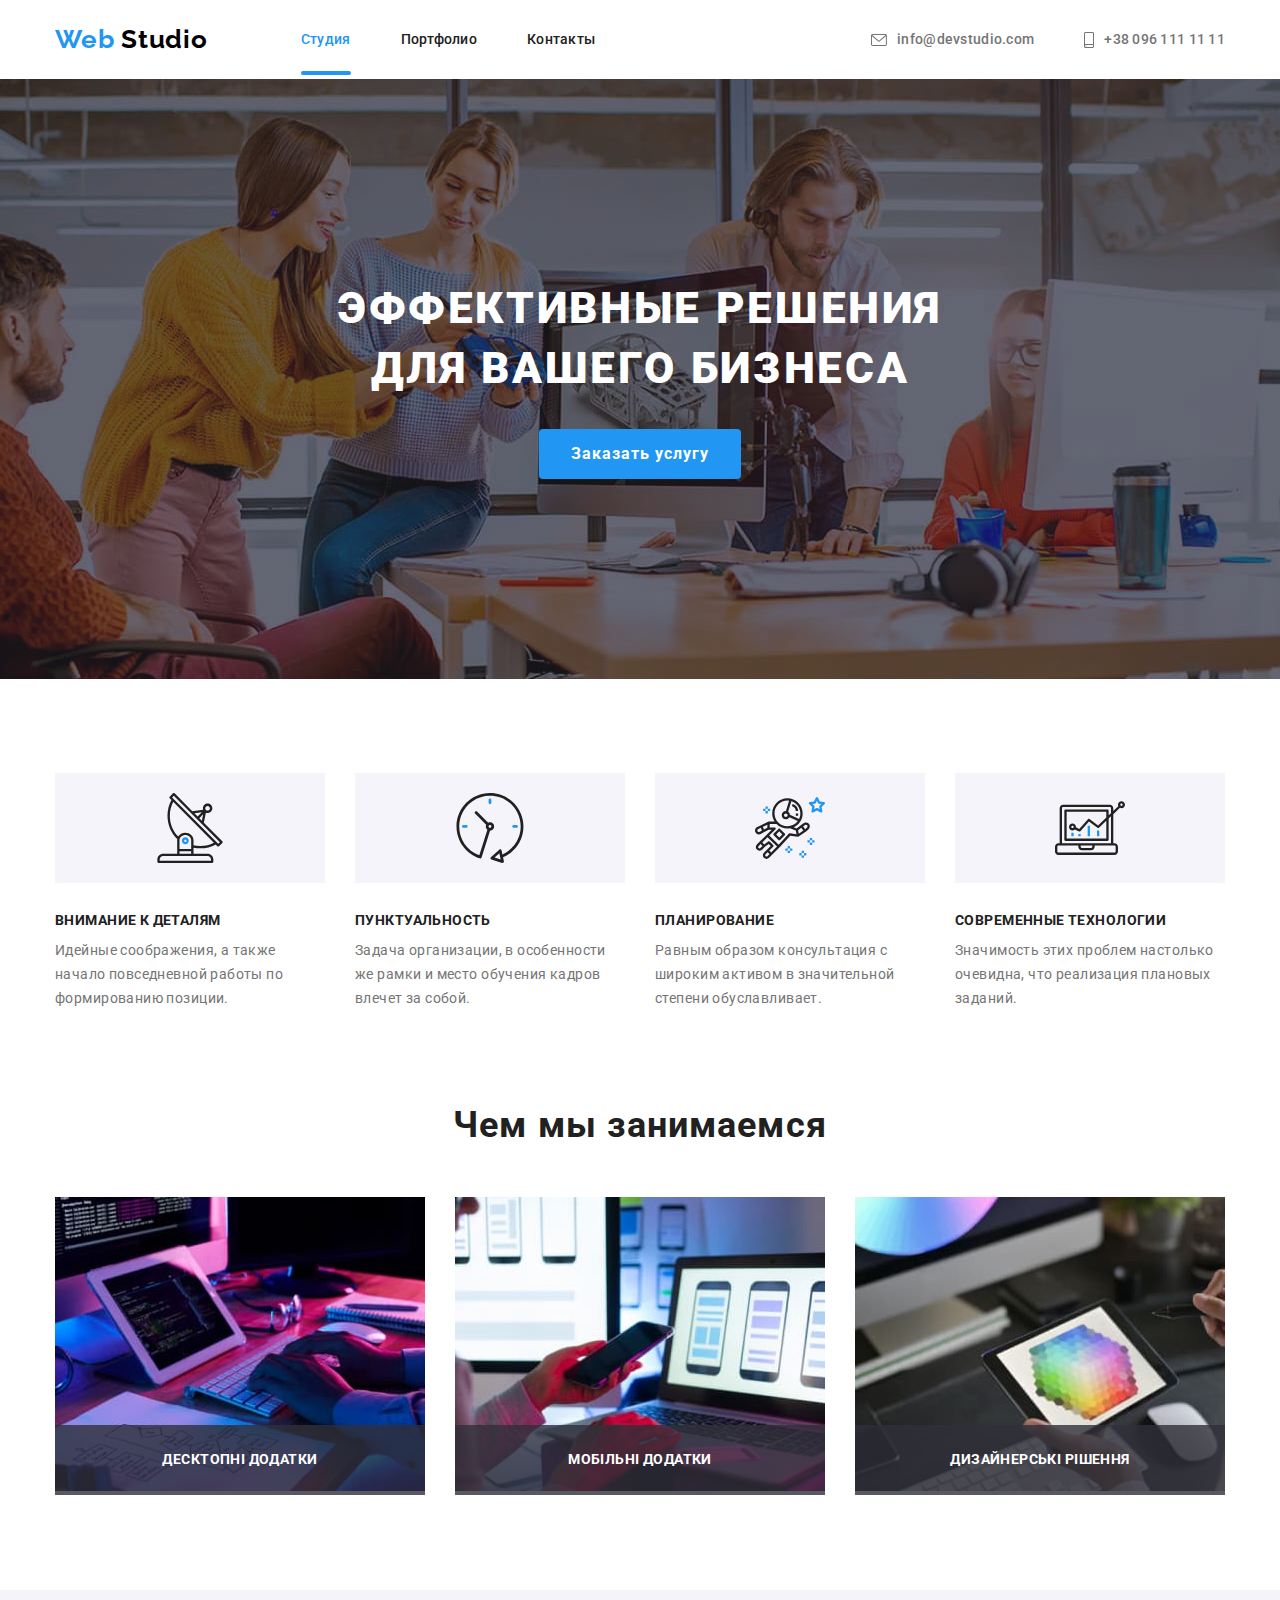
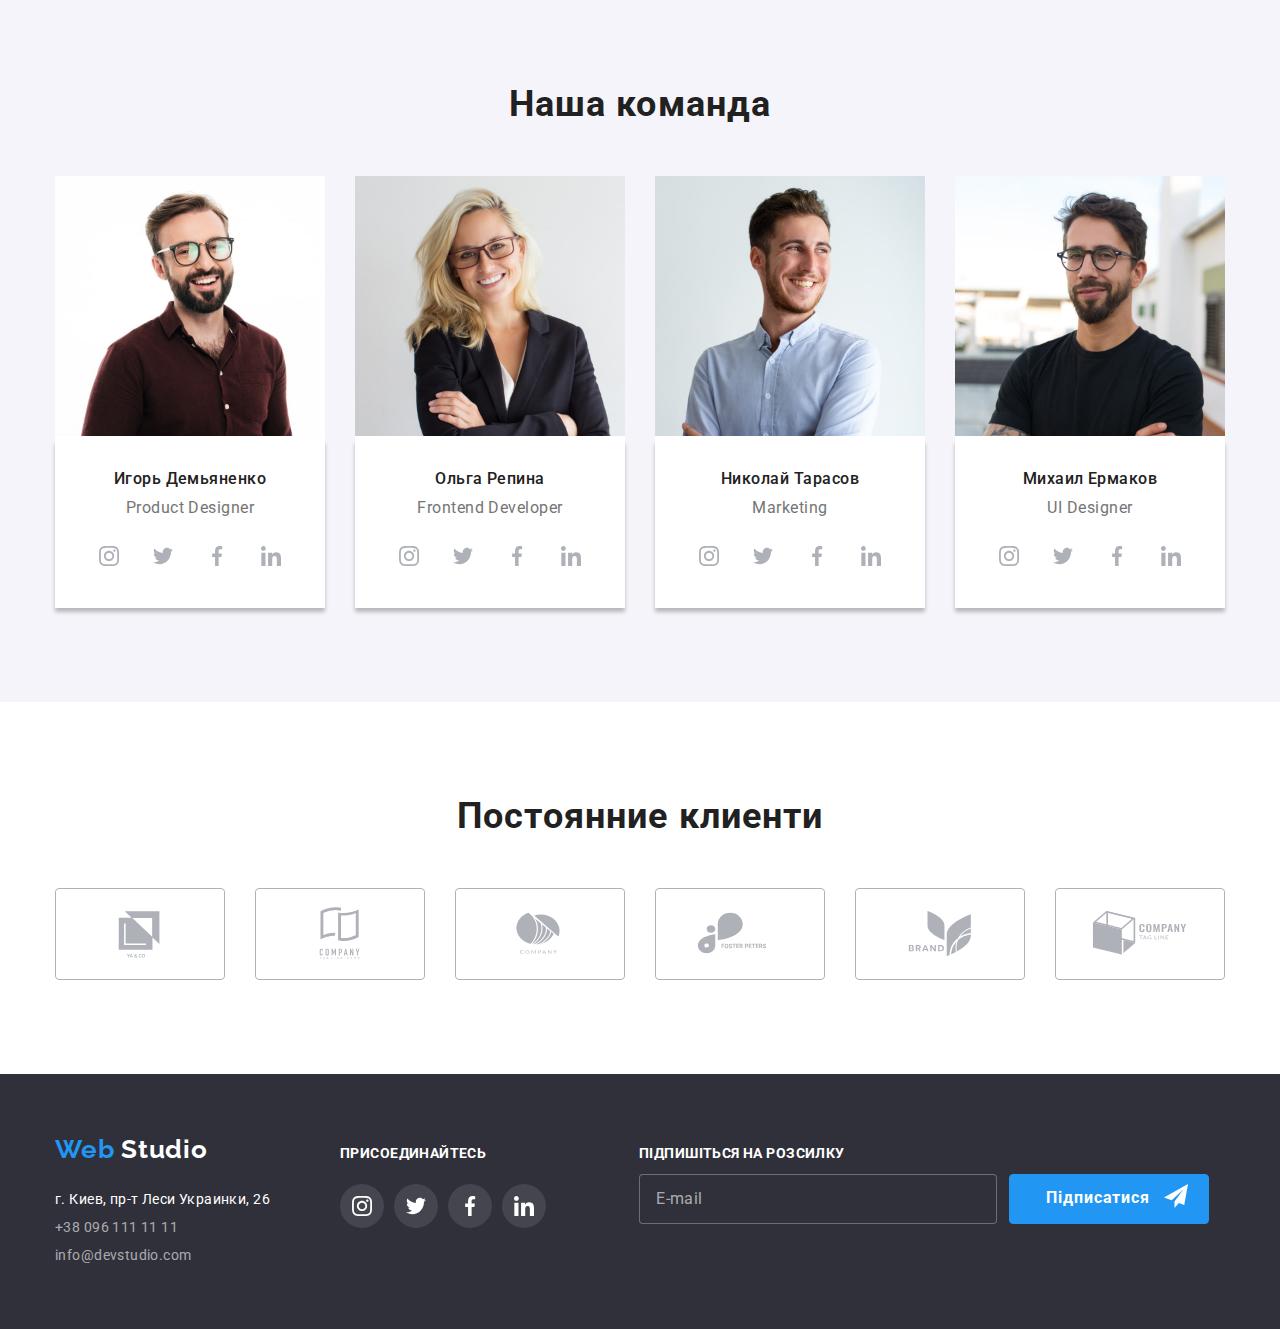
<file: index.html>
<!DOCTYPE html>
<html lang="ru">
	<head>
		<meta charset="UTF-8" />
		<meta http-equiv="X-UA-Compatible" content="IE=edge" />
		<meta name="viewport" content="width=device-width, initial-scale=1.0" />
		<title>Document</title>
		<link
			rel="stylesheet"
			href="https://cdnjs.cloudflare.com/ajax/libs/modern-normalize/1.1.0/modern-normalize.min.css"
		/>
		<link
			href="https://fonts.googleapis.com/css2?family=Raleway:wght@700&family=Roboto:wght@400;500;700;900&display=swap"
			rel="stylesheet"
		/>
		<link rel="stylesheet" href="./css/main.min.css" />
	</head>

	<body>
		<header class="header">
			<div class="container">
				<nav class="main-nav">
					<a href="./index.html" class="logo">
						Web
						<span class="logo-heard">Studio</span>
					</a>
					<ul class="site-nav list">
						<li class="item">
							<a class="site-nav-link current" href="./index.html"><span class="studio">Студия</span></a>
						</li>
						<li class="item">
							<a class="site-nav-link" href="./portfolio.html">Портфолио</a>
						</li>
						<li class="item">
							<a class="site-nav-link" href="">Контакты</a>
						</li>
					</ul>
					<!--Contacts-->
					<ul class="auth-nov list">
						<li class="item">
							<a href="mailto:info@devstudio.com" class="link-auth-now">
								<svg width="16px" height="12px" class="icon-contacts">
									<use href="./images/sprite.svg#icon-envelope-hover"></use>
								</svg>
								info@devstudio.com
							</a>
						</li>
						<li class="item">
							<a href="tel:+380961111111" class="link-auth-now">
								<svg width="10px" height="16px" class="icon-contacts">
									<use href="./images/sprite.svg#icon-smartphone"></use>
								</svg>
								+38 096 111 11 11
							</a>
						</li>
					</ul>
				</nav>
			</div>
		</header>
		<main>
			<!--Zagolovok-->
			<section class="hero">
				<div class="container">
					<h1 class="hero-title">
						Эффективные решения
						<br />
						для вашего бизнеса
					</h1>
					<button data-modal-open type="button" class="hero-button">Заказать услугу</button>
				</div>
			</section>
			<!--Marketing-->

			<section class="section">
				<div class="container">
					<h2 class="marketing">Маркетинг</h2>
					<div>
						<ul class="marketing__list list">
							<li class="marketing__item">
								<div class="marketing__image">
									<svg width="70px" height="70px" class="marketing__icon">
										<use href="./images/sprite.svg#icon-antenna"></use>
									</svg>
								</div>
								<h3 class="marketing__title">Внимание к деталям</h3>
								<p class="marketing__text">
									Идейные соображения, а также начало повседневной работы по формированию позиции.
								</p>
							</li>

							<li class="marketing__item">
								<div class="marketing__image">
									<svg width="70px" height="70px" class="marketing__icon">
										<use href="./images/sprite.svg#icon-clock1"></use>
									</svg>
								</div>

								<h3 class="marketing__title">Пунктуальность</h3>
								<p class="marketing__text">
									Задача организации, в особенности же рамки и место обучения кадров влечет за собой.
								</p>
							</li>
							<li class="marketing__item">
								<div class="marketing__image">
									<svg width="70px" height="70px" class="marketing__icon">
										<use href="./images/sprite.svg#icon-astronaut"></use>
									</svg>
								</div>

								<h3 class="marketing__title">Планирование</h3>
								<p class="marketing__text">
									Равным образом консультация с широким активом в значительной степени обуславливает.
								</p>
							</li>
							<li class="marketing__item">
								<div class="marketing__image">
									<svg width="70px" height="70px" class="marketing__icon">
										<use href="./images/sprite.svg#icon-diagram"></use>
									</svg>
								</div>
								<h3 class="marketing__title">Современные технологии</h3>
								<p class="marketing__text">
									Значимость этих проблем настолько очевидна, что реализация плановых заданий.
								</p>
							</li>
						</ul>
					</div>
				</div>
			</section>

			<!--Aplication-->
			<section class="sectionaplication">
				<div class="container">
					<h2 class="sections__title">Чем мы занимаемся</h2>
					<ul class="aplication__list list">
						<li>
							<div class="aplication__examples">
								<img src="./images/box1.jpg" alt="notebook" width="370" />
								<p class="aplication__title">Десктопні додатки</p>
							</div>
						</li>
						<li>
							<div class="aplication__examples">
								<img src="./images/box2.jpg" alt="telephone" width="370" />
								<p class="aplication__title">Мобільні додатки</p>
							</div>
						</li>
						<li>
							<div class="aplication__examples">
								<img src="./images/box3.jpg" alt="planshet" width="370" />

								<p class="aplication__title">Дизайнерські рішення</p>
							</div>
						</li>
					</ul>
				</div>
			</section>

			<!--Comanda-->
			<div class="comanda">
				<section class="section">
					<div class="container">
						<h2 class="sections__title">Наша команда</h2>
						<ul class="comanda__list list">
							<li class="comanda__paragraph">
								<img src="./images/img1.jpg" alt="foto-Igor" width="270" />
								<div class="comanda__title">
									<h3 class="comanda__people">Игорь Демьяненко</h3>
									<p class="comanda__job">Product Designer</p>
									<ul class="social-network list">
										<li>
											<a class="social-network__link" href="#">
												<svg width="20px" height="20px" class="social-network__icon">
													<use href="./images/sprite.svg#icon-instagram"></use>
												</svg>
											</a>
										</li>
										<li>
											<a class="social-network__link" href="#">
												<svg width="20px" height="20px" class="social-network__icon">
													<use href="./images/sprite.svg#icon-twitter"></use>
												</svg>
											</a>
										</li>
										<li>
											<a class="social-network__link" href="#">
												<svg width="20px" height="20px" class="social-network__icon">
													<use href="./images/sprite.svg#icon-facebook"></use>
												</svg>
											</a>
										</li>
										<li>
											<a class="social-network__link" href="#">
												<svg width="20px" height="20px" class="social-network__icon">
													<use href="./images/sprite.svg#icon-linkedin"></use>
												</svg>
											</a>
										</li>
									</ul>
								</div>
							</li>
							<li class="comanda__paragraph">
								<img src="./images/img2.jpg" alt="foto Olga" width="270" />
								<div class="comanda__title">
									<h3 class="comanda__people">Ольга Репина</h3>
									<p class="comanda__job">Frontend Developer</p>
									<ul class="social-network list">
										<li>
											<a class="social-network__link" href="#">
												<svg width="20px" height="20px" class="social-network__icon">
													<use href="./images/sprite.svg#icon-instagram"></use>
												</svg>
											</a>
										</li>
										<li>
											<a class="social-network__link" href="#">
												<svg width="20px" height="20px" class="social-network__icon">
													<use href="./images/sprite.svg#icon-twitter"></use>
												</svg>
											</a>
										</li>
										<li>
											<a class="social-network__link" href="#">
												<svg width="20px" height="20px" class="social-network__icon">
													<use href="./images/sprite.svg#icon-facebook"></use>
												</svg>
											</a>
										</li>
										<li>
											<a class="social-network__link" href="#">
												<svg width="20px" height="20px" class="social-network__icon">
													<use href="./images/sprite.svg#icon-linkedin"></use>
												</svg>
											</a>
										</li>
									</ul>
								</div>
							</li>
							<li class="comanda__paragraph">
								<img src="./images/img3.jpg" alt="foto Mykola" width="270" />
								<div class="comanda__title">
									<h3 class="comanda__people">Николай Тарасов</h3>
									<p class="comanda__job">Marketing</p>
									<ul class="social-network list">
										<li>
											<a class="social-network__link" href="#">
												<svg width="20px" height="20px" class="social-network__icon">
													<use href="./images/sprite.svg#icon-instagram"></use>
												</svg>
											</a>
										</li>
										<li>
											<a class="social-network__link" href="#">
												<svg width="20px" height="20px" class="social-network__icon">
													<use href="./images/sprite.svg#icon-twitter"></use>
												</svg>
											</a>
										</li>
										<li>
											<a class="social-network__link" href="#">
												<svg width="20px" height="20px" class="social-network__icon">
													<use href="./images/sprite.svg#icon-facebook"></use>
												</svg>
											</a>
										</li>
										<li>
											<a class="social-network__link" href="#">
												<svg width="20px" height="20px" class="social-network__icon">
													<use href="./images/sprite.svg#icon-linkedin"></use>
												</svg>
											</a>
										</li>
									</ul>
								</div>
							</li>
							<li class="comanda__paragraph">
								<img src="./images/img4.jpg" alt="foto Mykhailo" width="270" />
								<div class="comanda__title">
									<h3 class="comanda__people">Михаил Ермаков</h3>
									<p class="comanda__job">UI Designer</p>
									<ul class="social-network list">
										<li>
											<a class="social-network__link" href="#">
												<svg width="20px" height="20px" class="social-network__icon">
													<use href="./images/sprite.svg#icon-instagram"></use>
												</svg>
											</a>
										</li>
										<li>
											<a class="social-network__link" href="#">
												<svg width="20px" height="20px" class="social-network__icon">
													<use href="./images/sprite.svg#icon-twitter"></use>
												</svg>
											</a>
										</li>
										<li>
											<a class="social-network__link" href="#">
												<svg width="20px" height="20px" class="social-network__icon">
													<use href="./images/sprite.svg#icon-facebook"></use>
												</svg>
											</a>
										</li>
										<li>
											<a class="social-network__link" href="#">
												<svg width="20px" height="20px" class="social-network__icon">
													<use href="./images/sprite.svg#icon-linkedin"></use>
												</svg>
											</a>
										</li>
									</ul>
								</div>
							</li>
						</ul>
					</div>
				</section>
			</div>
			<!--Clients-->
			<section class="section">
				<div class="container">
					<h2 class="sections__title">Постoянние клиенти</h2>
					<ul class="regular-castomers list">
						<li class="regular-castomers__list">
							<a href="#" class="regular-castomers__link">
								<svg width="106px" height="60px" class="regular-castomers__icon">
									<use href="./images/sprite.svg#icon-Logo6"></use>
								</svg>
							</a>
						</li>
						<li class="regular-castomers__list">
							<a href="#" class="regular-castomers__link">
								<svg width="106px" height="60px" class="regular-castomers__icon">
									<use href="./images/sprite.svg#icon-Logo1"></use>
								</svg>
							</a>
						</li>
						<li class="regular-castomers__list">
							<a href="#" class="regular-castomers__link">
								<svg width="106px" height="60px" class="regular-castomers__icon">
									<use href="./images/sprite.svg#icon-Logo2"></use>
								</svg>
							</a>
						</li>
						<li class="regular-castomers__list">
							<a href="#" class="regular-castomers__link">
								<svg width="106px" height="60px" class="regular-castomers__icon">
									<use href="./images/sprite.svg#icon-Logo3"></use>
								</svg>
							</a>
						</li>
						<li class="regular-castomers__list">
							<a href="#" class="regular-castomers__link">
								<svg width="106px" height="60px" class="regular-castomers__icon">
									<use href="./images/sprite.svg#icon-Logo4"></use>
								</svg>
							</a>
						</li>
						<li class="regular-castomers__list">
							<a href="#" class="regular-castomers__link">
								<svg width="106px" height="60px" class="regular-castomers__icon">
									<use href="./images/sprite.svg#icon-Logo5"></use>
								</svg>
							</a>
						</li>
					</ul>
				</div>
			</section>
		</main>
		<!--Footer-->
		<footer class="footer">
			<div class="container footer-list">
				<div class="addressa">
					<div class="logo-location__footer">
						<a href="./index.html" class="logo logo-placing">
							Web
							<span class="logo-footer">Studio</span>
						</a>
					</div>
					<address>
						<ul class="address list">
							<li class="address-link">
								<a href="https://goo.gl/maps/6LCCj1LBQkDtfGNh9" target="_blank" rel="noreferrer noopener" class="link">
									г. Киев, пр-т Леси Украинки, 26
								</a>
							</li>
							<li class="adress-link">
								<a href="tel:+380961111111" class="link"><span class="contact-link">+38 096 111 11 11</span></a>
							</li>
							<li class="adress-link">
								<a href="mailto:info@devstudio.com" class="link">
									<span class="contact-link">info@devstudio.com</span>
								</a>
							</li>
						</ul>
					</address>
				</div>

				<div class="soc-network">
					<h3 class="soc-network__title">ПРИСОЕДИНАЙТЕСЬ</h3>
					<ul class="soc-network__list list">
						<li>
							<a class="soc-network__link" href="#">
								<svg width="20px" height="20px" class="soc-network__icon">
									<use href="./images/sprite.svg#icon-instagram"></use>
								</svg>
							</a>
						</li>
						<li>
							<a class="soc-network__link" href="#">
								<svg width="20px" height="20px" class="soc-network__icon">
									<use href="./images/sprite.svg#icon-twitter"></use>
								</svg>
							</a>
						</li>
						<li>
							<a class="soc-network__link" href="#">
								<svg width="20px" height="20px" class="soc-network__icon">
									<use href="./images/sprite.svg#icon-facebook"></use>
								</svg>
							</a>
						</li>
						<li>
							<a class="soc-network__link" href="#">
								<svg width="20px" height="20px" class="soc-network__icon">
									<use href="./images/sprite.svg#icon-linkedin"></use>
								</svg>
							</a>
						</li>
					</ul>
				</div>

				<div class="mailing">
					<h3 class="mailing-title">Підпишіться на розсилку</h3>
					<div class="mailing-meil">
						<input type="email" class="mailing-list" name="user-email" placeholder="E-mail" id="user-email" />
						<button type="submit" class="mailing-button">
							<span>
								<svg width="24px" height="24px" class="button-mailing-icon">
									<use href="./images/sprite.svg#icon-icon-send-1"></use>
								</svg>
							</span>
							Підписатися
						</button>
					</div>
				</div>
			</div>
		</footer>

		<!--Modal -->
		<div class="backdrop is-hidden" data-modal>
			<div class="modal">
				<button data-modal-close type="button" class="modal-batton">
					<svg width="11px" height="11px" class="icon-modal">
						<use href="./images/sprite.svg#icon-close"></use>
					</svg>
				</button>
				<div class="modal-window">
					<p class="modal-title">Залиште свої дані, ми вам передзвонимо</p>

					<div class="modal-field">
						<label for="user-email" class="modal-label">Ім'я</label>
						<div class="input-wrap">
							<input type="text" class="input-modal" name="user name" />
							<svg class="input-icon" width="18" height="18">
								<use href="./images/sprite.svg#icon-person-black"></use>
							</svg>
						</div>
					</div>

					<div class="modal-field">
						<label for="user-email" class="modal-label">Телефон</label>
						<div class="input-wrap">
							<input type="text" class="input-modal" name="user tel" />
							<svg class="input-icon" width="18" height="18">
								<use href="./images/sprite.svg#icon-phone-black"></use>
							</svg>
						</div>
					</div>

					<div class="modal-field">
						<label for="user-email" class="modal-label">Пошта</label>
						<div class="input-wrap">
							<input type="text" class="input-modal" name="user mail" />
							<svg class="input-icon" width="18" height="18">
								<use href="./images/sprite.svg#icon-email-black"></use>
							</svg>
						</div>
					</div>
					<label for="user-text" class="modal-label">Коментар</label>
					<textarea name="user-text" id="user-text" class="input-text" placeholder="Введіть текст"></textarea>
					<div class="modal-check">
						<input type="checkbox" class="input-check visually-hidden" name="privacy" value="true" id="privacy" />
						<label for="privacy" class="check-text">
							<span class="icon-vector">
								<svg class="check-icon" width="16" height="15">
									<use href="./images/sprite.svg#icon-Vector-1"></use>
								</svg>
							</span>
							<span class="acsept-text">
								Погоджуюся з розсилкою та приймаю
								<span class="">Умови договору</span>
							</span>
						</label>
					</div>

					<button type="submit" class="button-sent">Відправити</button>
				</div>
			</div>
		</div>
		<script src="./modal.js"></script>
	</body>
</html>
</file>
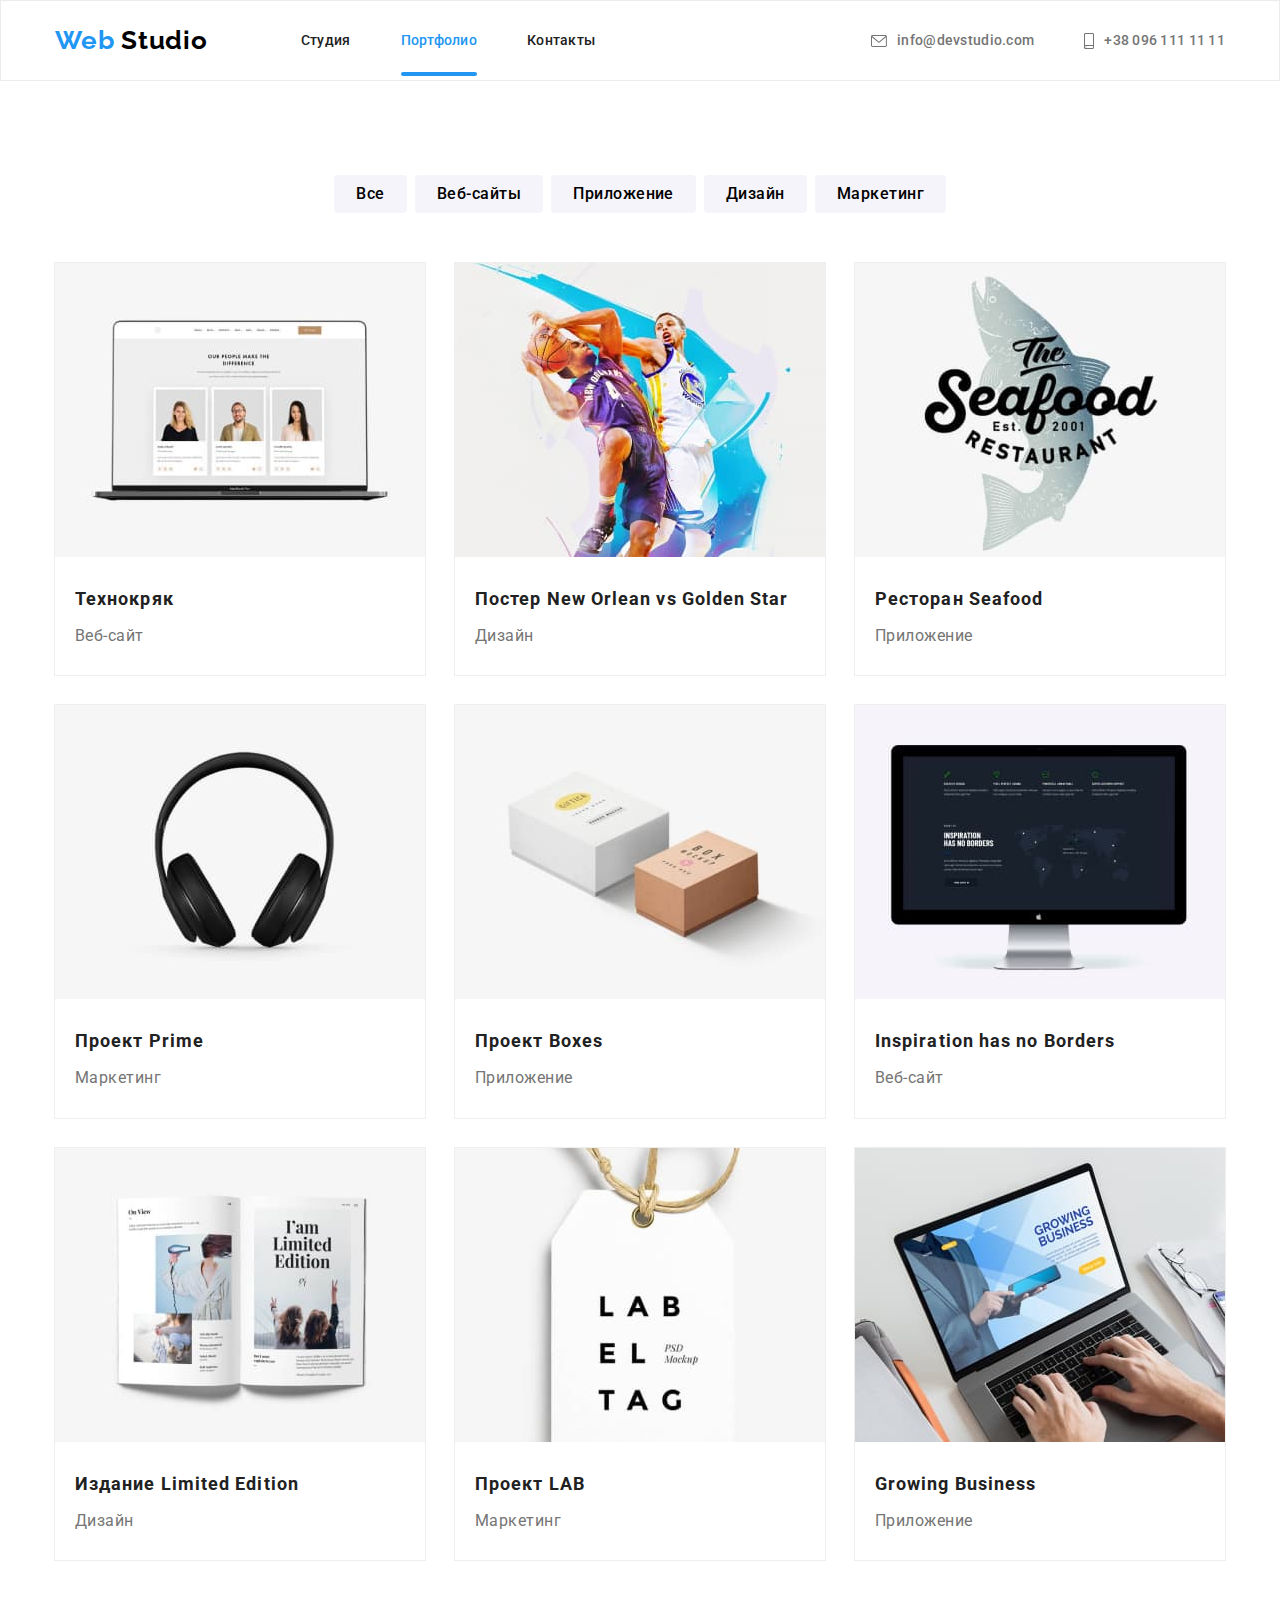
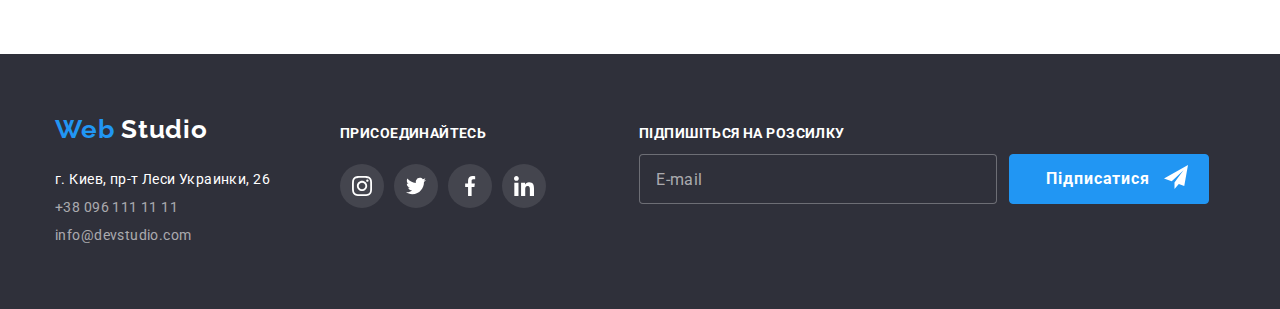
<file: portfolio.html>
<!DOCTYPE html>
<html lang="en">
	<head>
		<meta charset="UTF-8" />
		<meta http-equiv="X-UA-Compatible" content="IE=edge" />
		<meta name="viewport" content="width=device-width, initial-scale=1.0" />
		<title>Document</title>
		<link
			rel="stylesheet"
			href="https://cdnjs.cloudflare.com/ajax/libs/modern-normalize/1.1.0/modern-normalize.min.css"
		/>
		<link
			href="https://fonts.googleapis.com/css2?family=Raleway:wght@700&family=Roboto:wght@400;500;700;900&display=swap"
			rel="stylesheet"
		/>
		<link rel="stylesheet" href="./css/main.min.css" />
	</head>
	<body>
		<header class="header-portfolio">
			<div class="container">
				<nav class="main-nav">
					<a href="./index.html" class="logo">
						Web
						<span class="logo-heard">Studio</span>
					</a>
					<ul class="site-nav list">
						<li class="item">
							<a class="site-nav-link" href="./index.html">Студия</a>
						</li>
						<li class="item">
							<a class="site-nav-link current" href="./portfolio.html">
								<span class="portfolio-name">Портфолио</span>
							</a>
						</li>
						<li class="item"><a class="site-nav-link" href="">Контакты</a></li>
					</ul>
					<!--Contacts-->
					<ul class="auth-nov list">
						<li class="item"></li>
						<li class="item"></li>
						<li class="item">
							<a href="mailto:info@devstudio.com" class="link-auth-now">
								<svg width="16px" height="12px" class="icon-contacts">
									<use href="./images/sprite.svg#icon-envelope-hover"></use>
								</svg>
								info@devstudio.com
							</a>
						</li>
						<li class="item">
							<a href="tel:+380961111111" class="link-auth-now">
								<svg width="10px" height="16px" class="icon-contacts">
									<use href="./images/sprite.svg#icon-smartphone"></use>
								</svg>
								+38 096 111 11 11
							</a>
						</li>
					</ul>
				</nav>
			</div>
		</header>
		<!--Main-->
		<main>
			<section class="section">
				<div class="container">
					<h1 class="portfolio">Портфолио</h1>
					<ul class="portfolio-list list">
						<li class="button"><button type="button" class="portfolio-button">Все</button></li>
						<li class="button">
							<button type="button" class="portfolio-button">Веб-сайты</button>
						</li>
						<li class="button">
							<button type="button" class="portfolio-button">Приложение</button>
						</li>
						<li class="button"><button type="button" class="portfolio-button">Дизайн</button></li>
						<li class="button">
							<button type="button" class="portfolio-button">Маркетинг</button>
						</li>
					</ul>

					<ul class="examples-title list">
						<li class="examples-image">
							<div class="exampeles-cover">
								<img
									src="./images/img5.jpg"
									alt="notebook with photo people"
									width="370"
									class="exampeles-cover-foto"
								/>
								<p class="examples-text">
									Ресурс предлагает комплексные предложения с разным уровнем функционала и сервисов. Все это позволит
									посетителю получить исчерпывающие сведения о компании или частном лице.
								</p>
							</div>
							<div class="examples-work-list">
								<h2 class="examples">Технокряк</h2>
								<p class="examples-work">Веб-сайт</p>
							</div>
						</li>
						<li class="examples-image">
							<div class="exampeles-cover">
								<img src="./images/img6.jpg" alt="game basketbool" width="370" class="exampeles-cover-foto" />
								<p class="examples-text">
									Ресурс предлагает комплексные предложения с разным уровнем функционала и сервисов. Все это позволит
									посетителю получить исчерпывающие сведения о компании или частном лице.
								</p>
							</div>
							<div class="examples-work-list">
								<h2 class="examples">Постер New Orlean vs Golden Star</h2>
								<p class="examples-work">Дизайн</p>
							</div>
						</li>

						<li class="examples-image">
							<div class="exampeles-cover">
								<img src="./images/img7.jpg" alt="fish" width="370" class="exampeles-cover-foto" />
								<p class="examples-text">
									Ресурс предлагает комплексные предложения с разным уровнем функционала и сервисов. Все это позволит
									посетителю получить исчерпывающие сведения о компании или частном лице.
								</p>
							</div>
							<div class="examples-work-list">
								<h2 class="examples">Ресторан Seafood</h2>
								<p class="examples-work">Приложение</p>
							</div>
						</li>

						<li class="examples-image">
							<div class="exampeles-cover">
								<img src="./images/img8.jpg" alt="headphone" width="370" class="exampeles-cover-foto" />
								<p class="examples-text">
									Ресурс предлагает комплексные предложения с разным уровнем функционала и сервисов. Все это позволит
									посетителю получить исчерпывающие сведения о компании или частном лице.
								</p>
							</div>
							<div class="examples-work-list">
								<h2 class="examples">Проект Prime</h2>
								<p class="examples-work">Маркетинг</p>
							</div>
						</li>

						<li class="examples-image">
							<div class="exampeles-cover">
								<img src="./images/img9.jpg" alt="box" width="370" class="exampeles-cover-foto" />
								<p class="examples-text">
									Ресурс предлагает комплексные предложения с разным уровнем функционала и сервисов. Все это позволит
									посетителю получить исчерпывающие сведения о компании или частном лице.
								</p>
							</div>
							<div class="examples-work-list">
								<h2 class="examples">Проект Boxes</h2>
								<p class="examples-work">Приложение</p>
							</div>
						</li>

						<li class="examples-image">
							<div class="exampeles-cover">
								<img src="./images/img10.jpg" alt="monitor apple" width="370" class="exampeles-cover-foto" />
								<p class="examples-text">
									Ресурс предлагает комплексные предложения с разным уровнем функционала и сервисов. Все это позволит
									посетителю получить исчерпывающие сведения о компании или частном лице.
								</p>
							</div>
							<div class="examples-work-list">
								<h2 class="examples">Inspiration has no Borders</h2>
								<p class="examples-work">Веб-сайт</p>
							</div>
						</li>
						<li class="examples-image">
							<div class="exampeles-cover">
								<img src="./images/img11.jpg" alt="book" width="370" class="exampeles-cover-foto" />
								<p class="examples-text">
									Ресурс предлагает комплексные предложения с разным уровнем функционала и сервисов. Все это позволит
									посетителю получить исчерпывающие сведения о компании или частном лице.
								</p>
							</div>
							<div class="examples-work-list">
								<h2 class="examples">Издание Limited Edition</h2>
								<p class="examples-work">Дизайн</p>
							</div>
						</li>
						<li class="examples-image">
							<div class="exampeles-cover">
								<img src="./images/img12.jpg" alt="label" width="370" class="exampeles-cover-foto" />
								<p class="examples-text">
									Ресурс предлагает комплексные предложения с разным уровнем функционала и сервисов. Все это позволит
									посетителю получить исчерпывающие сведения о компании или частном лице.
								</p>
							</div>
							<div class="examples-work-list">
								<h2 class="examples">Проект LAB</h2>
								<p class="examples-work">Маркетинг</p>
							</div>
						</li>
						<li class="examples-image">
							<div class="exampeles-cover">
								<img src="./images/img13.jpg" alt="notebook with hands" width="370" class="exampeles-cover-foto" />
								<p class="examples-text">
									Ресурс предлагает комплексные предложения с разным уровнем функционала и сервисов. Все это позволит
									посетителю получить исчерпывающие сведения о компании или частном лице.
								</p>
							</div>
							<div class="examples-work-list">
								<h2 class="examples">Growing Business</h2>
								<p class="examples-work">Приложение</p>
							</div>
						</li>
					</ul>
				</div>
			</section>
		</main>
		<!--Futter-->
		<footer class="footer">
			<div class="container footer-list">
				<div class="addressa">
					<div class="logo-location__footer">
						<a href="./index.html" class="logo logo-placing">
							Web
							<span class="logo-footer">Studio</span>
						</a>
					</div>
					<address>
						<ul class="address list">
							<li class="address-link">
								<a href="https://goo.gl/maps/6LCCj1LBQkDtfGNh9" target="_blank" rel="noreferrer noopener" class="link">
									г. Киев, пр-т Леси Украинки, 26
								</a>
							</li>
							<li class="adress-link">
								<a href="tel:+380961111111" class="link"><span class="contact-link">+38 096 111 11 11</span></a>
							</li>
							<li class="adress-link">
								<a href="mailto:info@devstudio.com" class="link">
									<span class="contact-link">info@devstudio.com</span>
								</a>
							</li>
						</ul>
					</address>
				</div>

				<div class="soc-network">
					<h3 class="soc-network__title">ПРИСОЕДИНАЙТЕСЬ</h3>
					<ul class="soc-network__list list">
						<li>
							<a class="soc-network__link" href="#">
								<svg width="20px" height="20px" class="soc-network__icon">
									<use href="./images/sprite.svg#icon-instagram"></use>
								</svg>
							</a>
						</li>
						<li>
							<a class="soc-network__link" href="#">
								<svg width="20px" height="20px" class="soc-network__icon">
									<use href="./images/sprite.svg#icon-twitter"></use>
								</svg>
							</a>
						</li>
						<li>
							<a class="soc-network__link" href="#">
								<svg width="20px" height="20px" class="soc-network__icon">
									<use href="./images/sprite.svg#icon-facebook"></use>
								</svg>
							</a>
						</li>
						<li>
							<a class="soc-network__link" href="#">
								<svg width="20px" height="20px" class="soc-network__icon">
									<use href="./images/sprite.svg#icon-linkedin"></use>
								</svg>
							</a>
						</li>
					</ul>
				</div>

				<div class="mailing">
					<h3 class="mailing-title">Підпишіться на розсилку</h3>
					<div class="mailing-meil">
						<input type="email" class="mailing-list" name="user-email" placeholder="E-mail" id="user-email" />
						<button type="submit" class="mailing-button">
							<span>
								<svg width="24px" height="24px" class="button-mailing-icon">
									<use href="./images/sprite.svg#icon-icon-send-1"></use>
								</svg>
							</span>
							Підписатися
						</button>
					</div>
				</div>
			</div>
		</footer>
	</body>
</html>
</file>
<file: css/main.min.css>
body{font-family:Roboto,sans-serif}.list{list-style:none;margin:0;padding:0}.section{padding-top:94px;padding-bottom:94px}.container{margin-left:auto;margin-right:auto;padding-right:15px;padding-left:15px;width:1200px}.sections__title{color:var(--title-text-color);font-weight:700;font-size:36px;line-height:1.16;letter-spacing:.03em;margin-bottom:50px;margin-top:0px;text-align:center}.logo,.logo-footer,.logo-heard{text-decoration:none;font-family:Raleway,sans-serif;font-weight:700;font-size:26px;line-height:1.2;letter-spacing:.03em}.logo{color:var(--accent-color);padding-top:24px;padding-bottom:24px;margin-right:93px}.logo-footer{color:var(--white-color)}.logo-heard{color:#000}.logo-location__footer{padding-bottom:20px}.logo-placing{margin:0}.footer{background-color:var(--hero-futter-color);padding-top:60px;padding-bottom:60px}.footer-list{display:flex;align-items:baseline}.marketing{margin:0px;font-size:0px}.marketing__list{display:flex;flex-wrap:wrap}.marketing__list .marketing__item{margin-right:30px;width:270px}.marketing__list .marketing__item:nth-child(4n){margin-right:0px}.marketing__image{display:flex;background-color:#f5f4fa;width:270px;height:110px;justify-content:center;align-items:center;margin-bottom:30px}.marketing__title{text-transform:uppercase;color:var(--title-text-color);font-weight:700;font-size:14px;line-height:1.14;letter-spacing:.03em;margin-top:0px;margin-bottom:10px}.marketing__text{color:var(--primary-text-color);font-size:14px;line-height:1.71;letter-spacing:.03em;margin-bottom:0px;margin-top:0px}.marketing-icon{display:flex;justify-content:center;align-items:center}.section__aplication{padding-top:0px}.aplication__list{display:flex;flex-wrap:wrap;gap:30px;margin-bottom:95px}.aplication__title{display:flex;color:#fff;text-transform:uppercase;font-weight:700;font-size:14px;line-height:1.14;letter-spacing:.03em;padding:27px 0px;margin:0px;width:370px;height:70px;justify-content:center;align-content:center;position:absolute;bottom:0px;background-color:rgba(47,48,58,.8)}.aplication__examples{position:relative}.comanda{background-color:#f5f4fa}.comanda__paragraph{background-color:#fff}.comanda__people{color:var(--title-text-color);font-weight:500;font-size:16px;line-height:1.18;letter-spacing:.03em;margin-bottom:0px;text-align:center;margin-top:0px}.comanda__title{padding-top:30px;padding-bottom:30px;box-shadow:0px 4px 4px 0px rgba(0,0,0,.25)}.comanda__job{color:var(--primary-text-color);font-size:16px;line-height:1.18;letter-spacing:.03em;margin-top:10px;text-align:center;margin-bottom:0px}.comanda__list{display:flex}.comanda__list .comanda__paragraph{margin-right:30px}.comanda__list .comanda__paragraph:nth-child(4n){margin-right:0px}.comanda__title .social-network{display:flex;margin-top:16px;justify-content:center;gap:10px}.social-network .social-network__link:hover,.social-network .social-network__link:focus{background-color:var(--accent-color)}.social-network .social-network__link:focus .social-network__icon,.social-network .social-network__link:hover .social-network__icon{fill:#fff}.social-network .social-network__link{display:flex;width:44px;height:44px;align-items:center;justify-content:center;border-radius:50%;padding:12px;background-color:#fff;transition:250ms;transition-timing-function:cubic-bezier(0.4, 0, 0.2, 1)}.social-network__icon{display:flex;fill:#afb1b8;justify-content:center;align-items:center;transition:250ms;transition-timing-function:cubic-bezier(0.4, 0, 0.2, 1)}.regular-castomers{display:flex;gap:30px}.regular-castomers__list .regular-castomers__link{display:flex;width:170px;height:92px;border:1px solid #afb1b8;border-radius:4px;justify-content:center;align-items:center;transition:250ms;transition-timing-function:cubic-bezier(0.4, 0, 0.2, 1)}.regular-castomers .regular-castomers__link:hover .regular-castomers__icon,.regular-castomers .regular-castomers__link:hover{fill:var(--accent-color);border-color:var(--accent-color)}.regular-castomers__list .regular-castomers__link:focus .regular-castomers__icon,.regular-castomers__list .regular-castomers__link:focus{fill:var(--accent-color);border-color:var(--accent-color)}.regular-castomers__icon{display:flex;fill:#afb1b8;transition:250ms;transition-timing-function:cubic-bezier(0.4, 0, 0.2, 1)}.header-portfolio{border:1px solid var(--header-backgraund-color)}.portfolio-button{font-family:inherit;font-weight:500;font-size:16px;line-height:1.6;letter-spacing:.03em;cursor:pointer;text-align:center;background-color:#f5f4fa;padding:6px 22px;min-width:73px;border-radius:4px;border:#f5f4fa;transition:250ms;transition-timing-function:cubic-bezier(0.4, 0, 0.2, 1)}.portfolio-button:hover,.portfolio-button:focus{color:var(--white-color);background-color:var(--accent-color);box-shadow:0px 4px 4px 0px rgba(0,0,0,.25)}.portfolio-list{display:flex;margin-bottom:50px;justify-content:center}.portfolio-list .button:not(:last-child){margin-right:8px}.examples{color:var(--title-text-color);font-weight:700;font-size:18px;line-height:2;letter-spacing:.06em;margin:0px}.examples-work{color:var(--primary-text-color);font-size:16px;line-height:1.9;letter-spacing:.03em;margin-top:4px;margin-bottom:0px}.portfolio{margin:0px;font-size:0px}.examples-title{display:flex;flex-wrap:wrap;gap:30px;flex-basis:calc((100% - 60px)/3)}.examples-image{outline:1px solid #eee;transition:250ms;transition-timing-function:cubic-bezier(0.4, 0, 0.2, 1)}.examples-image:hover{box-shadow:0px 4px 4px 0px rgba(0,0,0,.25)}.exampeles-cover-foto{display:block}.exampeles-cover{position:relative;overflow:hidden}.exampeles-cover:hover .examples-text,.exampeles-cover:focus .examples-text{transform:translateY(0%)}.examples-text{position:absolute;color:#fff;font-family:"Roboto";font-size:18px;line-height:1.5;margin:auto;transform:translateY(100%);letter-spacing:.03em;height:100%;max-width:100%;background-color:var(--accent-color);top:0;left:0;padding:63px 24px;transition:250ms;transition-timing-function:cubic-bezier(0.4, 0, 0.2, 1)}.examples-work-list{padding:24px 20px}.backdrop{position:fixed;width:100%;height:100%;background-color:rgba(0,0,0,.2);top:0;right:0;opacity:1;transition:250ms;transition-timing-function:cubic-bezier(0.4, 0, 0.2, 1)}.modal{width:528px;height:581px;background-color:#fff;position:absolute;top:50%;left:50%;transform:translate(-50%, -50%);box-shadow:0px 4px 4px rgba(0,0,0,.25);border-radius:4px;padding:40px;transition:250ms;transition-timing-function:cubic-bezier(0.4, 0, 0.2, 1)}.backdrop.is-hidden{opacity:0;pointer-events:none;visibility:hidden}.icon-modal{display:flex;width:30px;height:30px;padding:3px 4px;align-items:center;justify-content:center;border-radius:50%;background-color:#fff;border:1px solid rgba(0,0,0,.1);transition:250ms;transition-timing-function:cubic-bezier(0.4, 0, 0.2, 1)}.modal-batton{position:absolute;background-color:#fff;border:#fff;padding:0px;right:8px;top:8px}.modal-batton:focus .icon-modal{fill:var(--accent-color)}.modal-title{font-weight:700;font-size:20px;line-height:1.15;text-align:center;letter-spacing:.03em;color:#212121;align-items:center;margin-bottom:12px}.modal-field{margin-bottom:10px}.input-modal{width:100%;height:40px;border-radius:4px;border:1px solid rgba(33,33,33,.2);outline:none;padding-left:42px;transition:250ms;transition-timing-function:cubic-bezier(0.4, 0, 0.2, 1)}.input-modal:focus{border:1px solid var(--accent-color)}.input-modal:focus+.input-icon{fill:var(--accent-color)}.input-icon{position:absolute;left:12px;top:50%;transform:translateY(-50%);transition:250ms;transition-timing-function:cubic-bezier(0.4, 0, 0.2, 1)}.input-wrap{position:relative}.input-text{width:100%;height:120px;border-radius:4px;border:1px solid rgba(33,33,33,.2);padding:12px 16px;outline:none;resize:none;color:#757575}.input-text:focus{border:1px solid var(--accent-color)}.input-text::placeholder{color:rgba(117,117,117,.5);font-size:12px;line-height:1.1px;letter-spacing:.01em;padding-top:12px}.icon-vector{width:16px;height:15px;border:2px solid #212121;display:flex;align-items:center;justify-content:center;margin-right:7px;transition:250ms;transition-timing-function:cubic-bezier(0.4, 0, 0.2, 1)}.check-text{display:flex}.modal-label{font-weight:400;font-size:12px;line-height:1.1px;letter-spacing:.01em;color:#757575;margin-bottom:4px}.check-icon{fill:rgba(0,0,0,0);transition:250ms;transition-timing-function:cubic-bezier(0.4, 0, 0.2, 1)}.input-check:checked+.check-text>.icon-vector{background-color:#2196f3;border:rgba(0,0,0,0)}.input-check:checked+.check-text svg{fill:#fff}.button-sent{display:block;width:200px;height:50px;display:flex;align-items:center;background-color:var(--accent-color);padding:10px 52px;border-radius:4px;border:var(--accent-color);font-weight:700;font-size:16px;line-height:1.8px;letter-spacing:.06em;color:#fff;margin:auto;transition:250ms;transition-timing-function:cubic-bezier(0.4, 0, 0.2, 1)}.button-sent:focus{box-shadow:0px 4px 4px 0px rgba(0,0,0,.25)}.acsept-text{font-size:14px;line-height:2px;letter-spacing:.03em;color:#757575;margin:auto}.acsept-text span{color:#2196f3;text-decoration:underline}.modal-check{display:flex;flex-wrap:wrap;justify-content:center;align-content:center;margin-top:20px;margin-bottom:30px}.mailing-title{font-weight:700;font-size:14px;line-height:1.1px;letter-spacing:.03em;text-transform:uppercase;color:#fff;margin-top:0px;margin-bottom:20px}.mailing{margin-left:93px}.mailing-list{min-width:358px;height:50px;border:1px solid rgba(255,255,255,.3);border-radius:4px;background-color:#2f303a;padding-left:16px;color:#757575}.mailing-list::placeholder{font-weight:400;font-size:16px;line-height:1.2;letter-spacing:.03em;color:rgba(255,255,255,.6)}.mailing-meil{display:flex}.button-mailing-icon{fill:#fff;position:absolute;right:10%}.mailing-button{position:relative;width:200px;height:50px;border-radius:4px;background-color:var(--accent-color);border:1px solid var(--accent-color);color:#fff;font-weight:700;font-size:16px;line-height:1.8;text-align:center;letter-spacing:.06em;padding-right:28px;margin-left:12px;transition:250ms;transition-timing-function:cubic-bezier(0.4, 0, 0.2, 1)}.mailing-button:hover,.mailing-button:focus{box-shadow:0px 4px 4px 0px rgba(0,0,0,.25)}.soc-network__list{display:flex;gap:10px}.container .soc-network{margin-left:70px}.soc-network__title{font-weight:700;font-size:14px;line-height:1.6;letter-spacing:.03em;color:#fff;font-style:normal;margin-bottom:20px;margin-top:0px}.soc-network__list .soc-network__link:hover,.soc-network__list .soc-network__link:focus{background-color:var(--accent-color)}.soc-network__list .soc-network__link{display:flex;width:44px;height:44px;align-items:center;justify-content:center;border-radius:50%;padding:12px;background-color:rgba(255,255,255,.1);transition:250ms;transition-timing-function:cubic-bezier(0.4, 0, 0.2, 1)}.soc-network__icon{display:flex;fill:#fff;justify-content:center;align-items:center;transition:250ms;transition-timing-function:cubic-bezier(0.4, 0, 0.2, 1)}.link,.contact-link{text-decoration:none;font-size:14px;line-height:2;letter-spacing:.03em;margin-top:9px;transition:250ms;transition-timing-function:cubic-bezier(0.4, 0, 0.2, 1)}.address .link{color:var(--white-color);margin-top:0px}.address .link:hover .contact-link,.address .link:focus .contact-link{color:var(--accent-color)}.address .address-link:hover .link,.address-link .link:focus{color:var(--accent-color)}.address{font-style:normal}.contact-link{color:rgba(255,255,255,.6)}.site-nav{display:flex}.item .site-nav-link{padding-top:32px;padding-bottom:28px}.site-nav .item:not(:last-child){margin-right:50px}.site-nav a{text-decoration:none;color:var(--title-text-color);font-weight:500;font-size:14px;line-height:1.14;letter-spacing:.02em;transition:250ms;transition-timing-function:cubic-bezier(0.4, 0, 0.2, 1)}.studio{color:var(--accent-color)}.main-nav{display:flex;align-items:center}.portfolio-name{color:var(--accent-color)}.site-nav .site-nav-link:hover,.site-nav .site-nav-link:focus{color:var(--accent-color)}.current::after{position:absolute;content:"";display:flex;border-radius:2px;height:4px;width:100%;background-color:var(--accent-color);bottom:0px;transition:250ms;transition-timing-function:cubic-bezier(0.4, 0, 0.2, 1)}.site-nav-link{position:relative}.auth-nov{display:flex;margin-left:auto}.auth-nov .item:not(:last-child){margin-right:50px}.link-auth-now{text-decoration:none;color:var(--primary-text-color);font-weight:500;font-size:14px;line-height:1.14;letter-spacing:.02em;display:flex;justify-content:center;align-items:center;transition:250ms;transition-timing-function:cubic-bezier(0.4, 0, 0.2, 1)}.item .link-auth-now:hover,.item .link-auth-now:focus,.link-auth-now:hover .icon-contacts,.link-auth-now:focus .icon-contacts{color:var(--accent-color);fill:var(--accent-color)}.icon-contacts{display:flex;fill:#757575;margin-right:10px;justify-content:center;align-items:center;transition:250ms;transition-timing-function:cubic-bezier(0.4, 0, 0.2, 1)}.header{background-color:var(--white-color)}.hero{background-color:var(--hero-futter-color);text-align:center;padding-top:200px;padding-bottom:200px;background-image:linear-gradient(to right, rgba(47, 48, 58, 0.4), rgba(47, 48, 58, 0.4)),url(../images/fon.jpg);max-width:1600px;background-position:center;background-size:cover;margin-left:auto;margin-right:auto}.hero-title{text-transform:uppercase;color:var(--white-color);font-weight:900;font-size:44px;line-height:1.36;letter-spacing:.06em;text-align:center;margin-bottom:30px;margin-top:0px}.hero-button{font-family:inherit;cursor:pointer;color:#fff;font-weight:700;font-size:16px;line-height:1.9;letter-spacing:.06em;padding:10px 32px 10px 32px;border-radius:4px;border:var(--accent-color);background-color:var(--accent-color);transition:250ms;transition-timing-function:cubic-bezier(0.4, 0, 0.2, 1)}.hero-button:hover,.hero-button:focus{box-shadow:0px 4px 4px 0px rgba(0,0,0,.25)}:root{--primary-text-color: #757575;--title-text-color: #212121;--accent-color: #2196f3;--white-color: #ffffff;--header-backgraund-color: #ececec;--hero-futter-color: #2f303a;--comanda-color: #f5f4fa}.visually-hidden{position:absolute;width:1px;height:1px;margin:-1px;border:0;padding:0;white-space:nowrap;clip-path:inset(100%);clip:rect(0 0 0 0);overflow:hidden}/*# sourceMappingURL=main.min.css.map */
</file>
